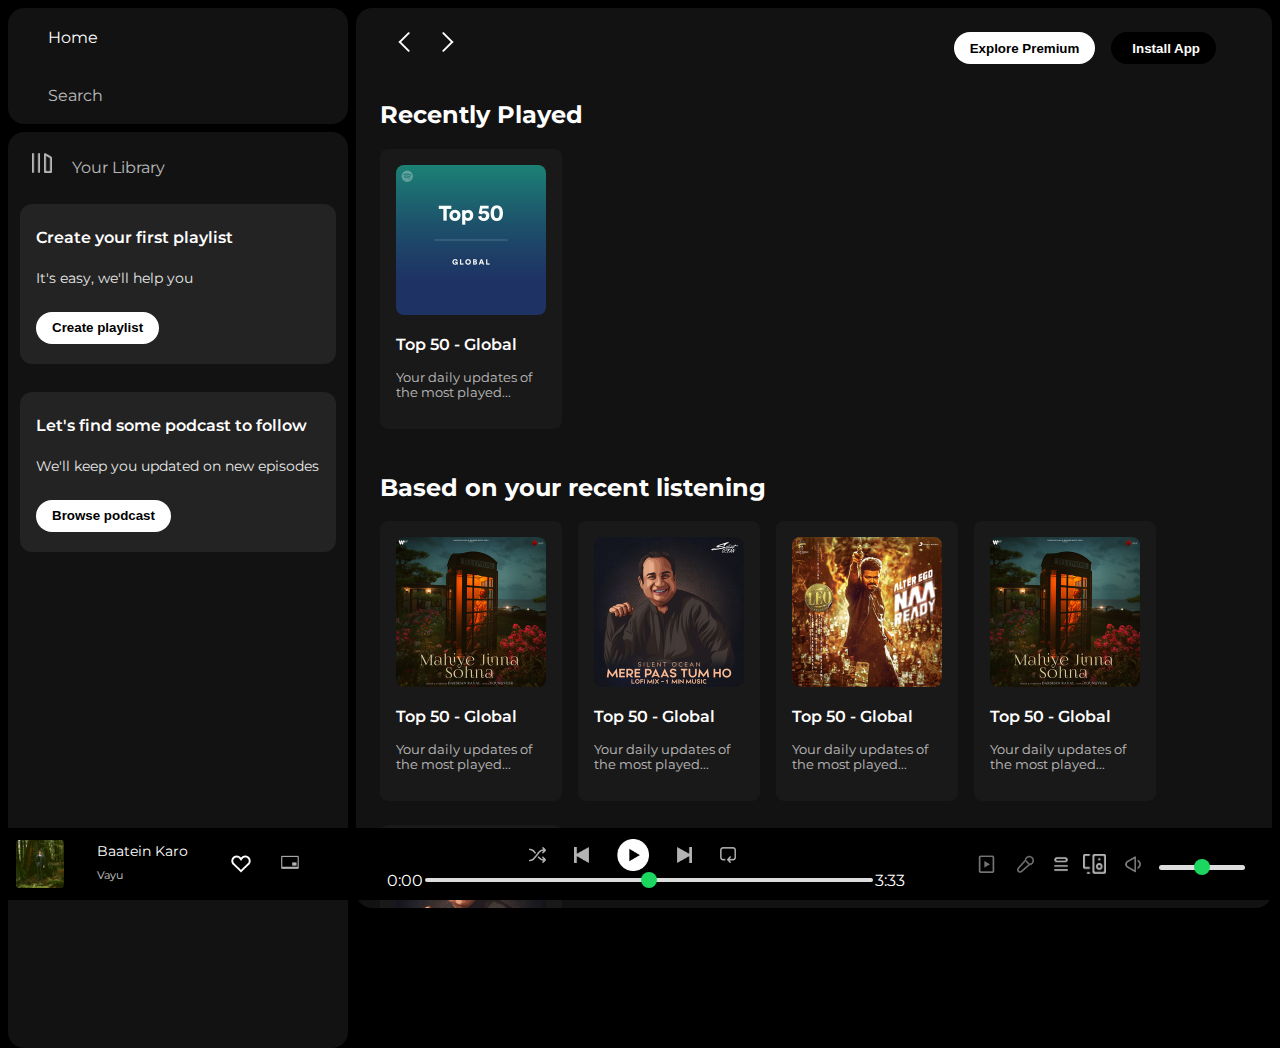
<file: index.html>
<!DOCTYPE html>
<html lang="en">
  <head>
    <meta charset="UTF-8" />
    <meta name="viewport" content="width=device-width, initial-scale=1.0" />
    <link
      rel="stylesheet"
      href="https://cdnjs.cloudflare.com/ajax/libs/font-awesome/6.4.0/css/all.min.css"
      integrity="sha512-iecdLmaskl7CVkqkXNQ/ZH/XLlvWZOJyj7Yy7tcenmpD1ypASozpmT/E0iPtmFIB46ZmdtAc9eNBvH0H/ZpiBw=="
      crossorigin="anonymous"
      referrerpolicy="no-referrer"
    />
    <link rel="icon" href="./assets/logo.png" />
    <title>Spotify - Web Player: Music for everyone</title>
    <link rel="stylesheet" href="style.css" />
    <link rel="preconnect" href="https://fonts.googleapis.com" />
    <link rel="preconnect" href="https://fonts.gstatic.com" crossorigin />
    <link
      href="https://fonts.googleapis.com/css2?family=Montserrat:wght@300;400;500;600;700&display=swap"
      rel="stylesheet"
    />
  </head>
  <body>
    <div class="main">
      <div class="sidebar">
        <div class="nav">
          <div class="nav-option" style="opacity: 1">
            <i class="fa-solid fa-house"></i>
            <a href="#">Home</a>
          </div>
          <div class="nav-option">
            <i class="fa-solid fa-magnifying-glass"></i>
            <a href="#">Search</a>
          </div>
        </div>
        <div class="library">
          <div class="option">
            <div class="lib-option nav-option">
              <img src="./assets/library_icon.png" alt="lib-icon.jpg" />
              <a href="#">Your Library</a>
            </div>
            <div class="icons">
              <i class="fa-solid fa-plus"></i>
              <i class="fa-solid fa-arrow-right"></i>
            </div>
          </div>
          <div class="lib-box">
            <div class="box">
              <p class="box-p1">Create your first playlist</p>
              <p class="box-p2">It's easy, we'll help you</p>
              <button class="badge">Create playlist</button>
            </div>
            <div class="box">
              <p class="box-p1">Let's find some podcast to follow</p>
              <p class="box-p2">We'll keep you updated on new episodes</p>
              <button class="badge">Browse podcast</button>
            </div>
          </div>
        </div>
      </div>
      <div class="main-content">
        <div class="sticky-nav">
          <div class="sticky-nav-icon">
            <img src="./assets/backward_icon.png" />
            <img src="./assets/forward_icon.png" class="hide" />
          </div>

          <div class="sticky-nav-option">
            <button class="badge nav-item hide">Explore Premium</button>
            <button class="badge nav-item dark-badge">
              <i class="fa-regular fa-circle-down" style="margin-right: 5px"></i
              >Install App
            </button>

            <i class="fa-regular fa-user nav-item"></i>
          </div>
        </div>

        <h2>Recently Played</h2>
        <div class="card-container">
          <a href="top-50.html">
            <div class="card">
              <img src="./assets/card1img.jpeg" class="card-img" />
              <p class="card-title">Top 50 - Global</p>
              <p class="card-info">Your daily updates of the most played...</p>
            </div>
          </a>
        </div>

        <h2>Based on your recent listening</h2>
        <div class="card-container">
          <a href="top-51.html">
            <div class="card">
              <img src="./assets/card2img.jpeg" class="card-img" />
              <p class="card-title">Top 50 - Global</p>
              <p class="card-info">Your daily updates of the most played...</p>
            </div>
          </a>

          <a href="top-52.html">
            <div class="card">
              <img src="./assets/card3img.jpeg" class="card-img" />
              <p class="card-title">Top 50 - Global</p>
              <p class="card-info">Your daily updates of the most played...</p>
            </div>
          </a>

          <div class="card">
            <img src="./assets/card4img.jpeg" class="card-img" />
            <p class="card-title">Top 50 - Global</p>
            <p class="card-info">Your daily updates of the most played...</p>
          </div>

          <div class="card">
            <img src="./assets/card2img.jpeg" class="card-img" />
            <p class="card-title">Top 50 - Global</p>
            <p class="card-info">Your daily updates of the most played...</p>
          </div>

          <div class="card">
            <img src="./assets/card3img.jpeg" class="card-img" />
            <p class="card-title">Top 50 - Global</p>
            <p class="card-info">Your daily updates of the most played...</p>
          </div>
        </div>

        <h2>Featured Charts</h2>
        <div class="card-container">
          <div class="card">
            <img src="./assets/card5img.jpeg" class="card-img" />
            <p class="card-title">Top 50 - Global</p>
            <p class="card-info">Your daily updates of the most played...</p>
          </div>

          <div class="card">
            <img src="./assets/card6img.jpeg" class="card-img" />
            <p class="card-title">Top 50 - Global</p>
            <p class="card-info">Your daily updates of the most played...</p>
          </div>

          <div class="card">
            <img src="./assets/card5img.jpeg" class="card-img" />
            <p class="card-title">Top 50 - Global</p>
            <p class="card-info">Your daily updates of the most played...</p>
          </div>
        </div>
        <div class="footer">
          <div class="line"></div>
        </div>
      </div>

      <div class="music-player">
        <div class="album">
          <img
            src="./assets/album_picture.jpeg"
            style="height: 3rem; border-radius: 0.2rem; margin-left: 1rem"
          />
          <div class="album-details">
            <p class="album-title">Baatein Karo</p>
            <p class="album-info">Vayu</p>
          </div>

          <img
            src="./assets/album_icon1.png"
            style="height: 1.5rem; margin-left: 1rem"
          />
          <img
            src="./assets/album_icon2.png"
            style="height: 2rem; margin-right: 1rem"
          />
        </div>
        <div class="player">
          <div class="player-controls">
            <img src="./assets/player_icon1.png" class="player-control-icon" />
            <img src="./assets/player_icon2.png" class="player-control-icon" />
            <img
              src="./assets/player_icon3.png"
              class="player-control-icon player-control-icon-center"
            />
            <img src="./assets/player_icon4.png" class="player-control-icon" />
            <img src="./assets/player_icon5.png" class="player-control-icon" />
          </div>
          <div class="playback-bar">
            <span class="curr-time">0:00</span>
            <input
              type="range"
              min="0"
              max="100"
              class="progress-bar"
              step="1"
            />
            <span class="tot-time">3:33</span>
          </div>
        </div>
        <div class="controls">
          <img
            src="./assets/controls_icon1.png"
            class="controls-icon"
            style="height: 2.5rem"
          />
          <img
            src="./assets/controld_icon2.png"
            class="controls-icon"
            style="height: 2.5rem"
          />
          <img src="./assets/controls_icon3.png" class="controls-icon" />
          <img src="./assets/controls_icon4.png" class="controls-icon" />
          <img
            src="./assets/controls_icon5.png"
            class="controls-icon"
            style="height: 2.5rem"
          />
          <div class="progress-bar-controls progress-bar">
            <input
              type="range"
              min="0"
              max="100"
              class="controls-progress-bar progress-bar"
              step="1"
            />
          </div>
        </div>
      </div>
    </div>
  </body>
</html>
</file>
<file: style.css>
body {
  font-family: "Montserrat", sans-serif;
  background-color: #000;
  color: #fff;
  margin: 0;
  padding: 0;
  overflow: hidden;
}

.main {
  height: 100vh;
  display: flex;
  padding: 0.5rem;
}

.sidebar {
  background-color: #000;
  width: 340px;
  border-radius: 1rem; /*16px*/
  margin-right: 0.5rem;
}
.main-content {
  background-color: #121212;
  flex: 1;
  border-radius: 1rem;
  overflow: auto;
  padding: 0 1.5rem 0 1.5rem;
}
.music-player {
  background-color: #000000;
  position: fixed;
  bottom: 0;
  right: 0;
  width: 100%;
  height: 72px;
}

a {
  text-decoration: none;
  color: #fff;
}
.nav {
  background-color: #121212;
  border-radius: 1rem;
  display: flex;
  flex-direction: column;
  justify-content: center;
  height: 100px;
  padding: 0.5rem 0.75rem;
}

.nav-option {
  line-height: 2.5rem;
  opacity: 0.7;
  padding: 0.5rem 0.75rem;
}
.nav-option:hover {
  opacity: 1;
}
.nav-option i {
  font-size: 1.25rem;
}

.nav-option a {
  font-size: 1 rem;
  margin-left: 1rem;
}
.library {
  background-color: #121212;
  border-radius: 1rem;
  margin-top: 0.5rem;
  height: 100%;
  padding: 0.5rem 0.75rem;
}
.option {
  display: flex;
  justify-content: space-between;
  align-items: center;
}
.lib-option img {
  height: 1.25rem;
  width: 1.25rem;
}
.icons {
  font-size: 1.2rem;
  display: flex;
}
.icons i {
  margin-right: 1rem;
  opacity: 0.7;
}
.icons i:hover {
  opacity: 1;
}
.box {
  background-color: #232323;
  height: 8.5rem;
  border-radius: 0.75rem;
  margin: 0.5rem 0 1.75rem 0;
  padding: 0.75rem 1rem;
  line-height: 1.7;
}
.box-p1 {
  font-size: 1rem;
  margin-top: 0.5rem;
  font-weight: 600;
}
.box-p2 {
  font-size: 0.85rem;
  opacity: 0.9;
}
.badge {
  background-color: #fff;
  border: none;
  border-radius: 100px;
  padding: 0.25rem 1rem;
  font-weight: 700;
  height: 2rem;
  margin-top: 0.5rem;
  width: fit-content;
}
.badge:hover {
  transform: scale(1.03);
}
.dark-badge {
  background-color: #000;
  color: #fff;
}

.sticky-nav {
  position: sticky;
  top: 0;
  background-color: #121213;
  display: flex;
  justify-content: space-between;
  align-items: center;
  padding: 1rem 0 1rem 0;
  z-index: 10;
}
.sticky-nav-icon {
  margin-left: 0.75rem;
}
.sticky-nav-icon img {
  margin-right: 1rem;
}

.sticky-nav-option {
  display: flex;
  justify-content: center;
  align-items: center;
}
.nav-item {
  margin-right: 1rem;
}

@media (max-width: 1000px) {
  .hide {
    display: none;
  }
}

.card {
  background-color: #1f1d1d9c;
  width: 150px;
  border-radius: 0.5rem;
  padding: 1rem;
  margin: 0 1rem 1.5rem 0;
}

.card:hover {
  background-color: #232323;
}

.card-container {
  display: flex;
  flex-wrap: wrap;
}

.card-img {
  width: 100%;
  border-radius: 0.5rem;
}

.card-title {
  font-weight: 600;
}

.card-info {
  font-size: 0.8rem;
  opacity: 0.7;
}

.footer {
  height: 300px;
  display: flex;
  align-items: center;
  justify-content: center;
}

.line {
  width: 90%;
  height: 50%;
  border-top: 1px solid white;
  opacity: 0.4;
}

.music-player {
  display: flex;
  justify-content: space-between;
  align-items: center;
}

.album {
  display: flex;
  justify-content: space-between;
  align-items: center;
  width: 25%;
}

.player {
  width: 50%;
}

.controls {
  width: 24%;
}

.player-controls {
  display: flex;
  justify-content: center;
  align-items: center;
}

.player-control-icon {
  height: 1rem;
  margin-right: 1.75rem;
  opacity: 0.7;
}

.player-control-icon:hover {
  opacity: 1;
}

.player-control-icon-center {
  height: 2rem;
  opacity: 1;
}
.player-control-icon-center:hover {
  transform: scale(1.1);
}

.playback-bar {
  display: flex;
  justify-content: center;
  align-items: center;
}

.progress-bar {
  width: 70%;
  appearance: none;
  background-color: transparent;
  cursor: pointer;
}

.progress-bar::-webkit-slider-runnable-track {
  background-color: #ddd;
  border-radius: 100px;
  height: 0.3rem;
}

.progress-bar::-webkit-slider-thumb {
  appearance: none;
  height: 1rem;
  width: 1rem;
  background-color: #1bd760;
  border-radius: 50%;
  margin-top: -6px;
}
.album {
  display: flex;
}

.album-details {
  margin-left: 0.5rem;
}

.album-title {
  font-size: 0.9rem;
  margin: 0.75rem 0 0 0;
}
.album-info {
  font-size: 0.7rem;
  opacity: 0.8;
  margin: 0.5rem 0 1rem 0;
}
.controls {
  display: flex;
  justify-content: space-between;
  align-items: center;
}

.controls-icon {
  height: 1.25rem;
  opacity: 0.7;
}

.controls-icon:hover {
  opacity: 2;
}

.progress-bar-controls {
  width: 40%;
  appearance: none;
  background-color: transparent;
  cursor: pointer;
}

.top-50 {
  display: flex;
  flex-direction: column;
  flex-wrap: wrap;
}

.top-header {
  height: 20rem;
  display: flex;
  justify-content: space-between;
  flex-wrap: wrap;
}

.link-img {
  margin-top: 1rem;
  height: 18rem;
  width: 18rem;
  border-radius: 0.3rem;
}

.header-info {
  margin-right: 3rem;
  align-self: center;
}

.header-info-p1 {
  font-weight: 600;
}

.header-info-h2 {
  font-size: 4rem;
  margin: 0.2rem 0 0.2rem 0;
}

.header-info-p2 {
  opacity: 0.7;
}

.header-info-link {
  display: flex;
}

.header-info-p3 {
  margin: 0;
  letter-spacing: 0.02rem;
}
</file>
